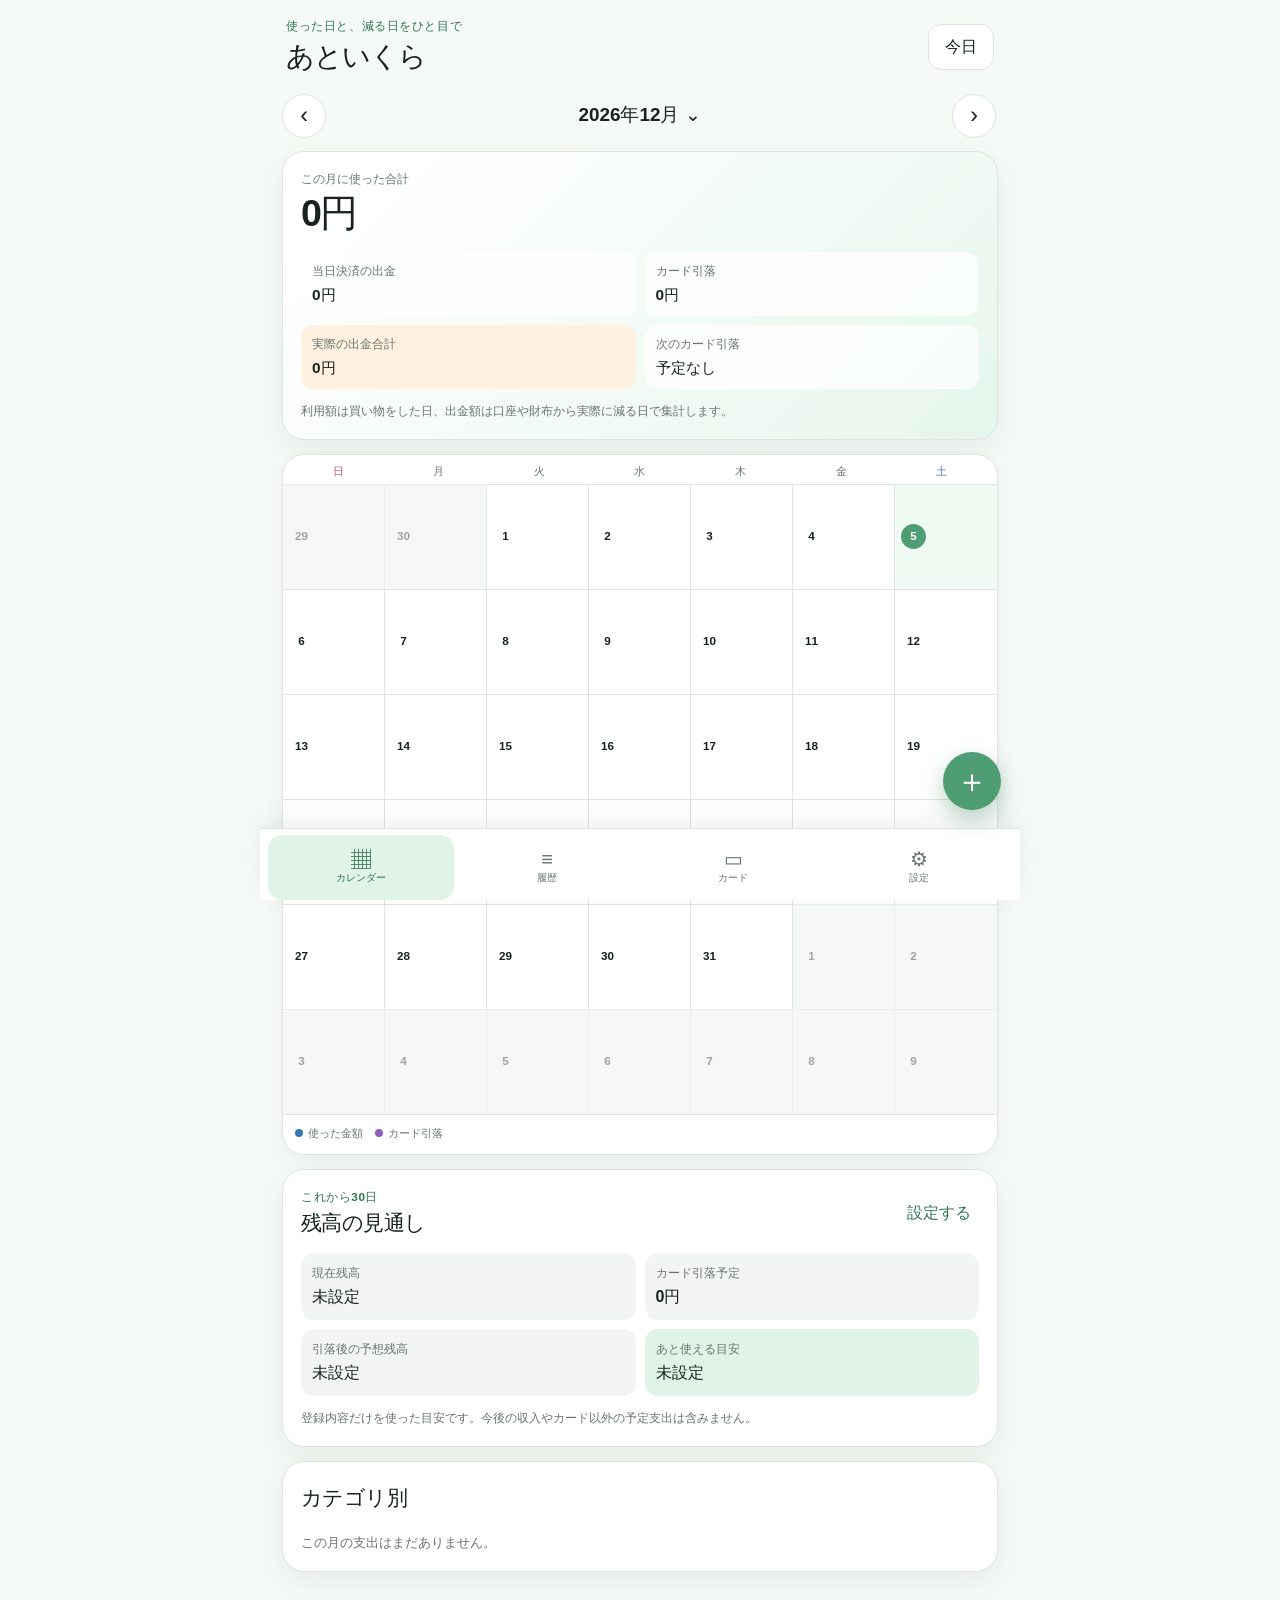
<file: AtoIkura 2/index.html>
<!doctype html>
<html lang="ja">
  <head>
    <meta charset="UTF-8" />
    <meta name="viewport" content="width=device-width, initial-scale=1, viewport-fit=cover" />
    <meta name="theme-color" content="#dff4e7" />
    <meta name="color-scheme" content="light dark" />
    <meta name="description" content="利用額と実際の出金額を分けて管理できる、スマートフォン向け支出管理アプリ" />
    <meta name="apple-mobile-web-app-capable" content="yes" />
    <meta name="apple-mobile-web-app-status-bar-style" content="default" />
    <meta name="apple-mobile-web-app-title" content="あといくら" />
    <title>あといくら</title>
    <link rel="manifest" href="manifest.json" />
    <link rel="icon" href="icons/icon.svg" type="image/svg+xml" />
    <link rel="apple-touch-icon" href="icons/apple-touch-icon.png" />
    <link rel="stylesheet" href="style.css" />
  </head>
  <body>
    <div class="app-shell">
      <header class="app-header">
        <div>
          <p class="eyebrow">使った日と、減る日をひと目で</p>
          <h1 id="app-title">あといくら</h1>
        </div>
        <button id="today-button" class="button button-secondary header-action" type="button">今日</button>
      </header>

      <main id="main-content">
        <section id="view-calendar" class="view is-active" aria-labelledby="calendar-title">
          <div class="month-toolbar">
            <button id="prev-month" class="icon-button" type="button" aria-label="前の月">‹</button>
            <button id="month-picker-button" class="month-heading" type="button" aria-label="表示する月を選ぶ">
              <span id="calendar-title"></span>
              <span aria-hidden="true">⌄</span>
            </button>
            <input id="month-picker" class="visually-hidden" type="month" aria-label="表示する月" />
            <button id="next-month" class="icon-button" type="button" aria-label="次の月">›</button>
          </div>

          <section class="summary-panel" aria-label="月間サマリー">
            <div class="summary-primary">
              <p>この月に使った合計</p>
              <strong id="summary-usage">0円</strong>
            </div>
            <div class="summary-grid">
              <div><span>当日決済の出金</span><strong id="summary-direct">0円</strong></div>
              <div><span>カード引落</span><strong id="summary-card">0円</strong></div>
              <div class="summary-total"><span>実際の出金合計</span><strong id="summary-outflow">0円</strong></div>
              <div><span>次のカード引落</span><strong id="summary-next-card">予定なし</strong></div>
            </div>
            <p class="summary-note">利用額は買い物をした日、出金額は口座や財布から実際に減る日で集計します。</p>
          </section>

          <section class="calendar-card" aria-label="月間カレンダー">
            <div class="weekday-row" aria-hidden="true">
              <span>日</span><span>月</span><span>火</span><span>水</span><span>木</span><span>金</span><span>土</span>
            </div>
            <div id="calendar-grid" class="calendar-grid"></div>
            <div class="calendar-legend" aria-label="凡例">
              <span><i class="legend-dot usage"></i>使った金額</span>
              <span><i class="legend-dot card"></i>カード引落</span>
            </div>
          </section>

          <section class="balance-panel" aria-labelledby="balance-title">
            <div class="section-heading-row">
              <div><p class="section-kicker">これから30日</p><h2 id="balance-title">残高の見通し</h2></div>
              <button id="open-balance-settings" class="text-button" type="button">設定する</button>
            </div>
            <div class="balance-grid">
              <div><span>現在残高</span><strong id="balance-current">未設定</strong></div>
              <div><span>カード引落予定</span><strong id="balance-upcoming">0円</strong></div>
              <div><span>引落後の予想残高</span><strong id="balance-after">未設定</strong></div>
              <div class="available"><span>あと使える目安</span><strong id="balance-available">未設定</strong></div>
            </div>
            <p class="fine-print">登録内容だけを使った目安です。今後の収入やカード以外の予定支出は含みません。</p>
          </section>

          <section class="category-panel" aria-labelledby="category-title">
            <div class="section-heading-row"><h2 id="category-title">カテゴリ別</h2></div>
            <div id="category-summary" class="category-summary"></div>
          </section>
        </section>

        <section id="view-history" class="view" aria-labelledby="history-title">
          <div class="page-heading"><p class="section-kicker">記録を振り返る</p><h2 id="history-title">履歴</h2></div>
          <div class="filter-panel">
            <label>月<input id="history-month" type="month" /></label>
            <label>カテゴリ<select id="history-category"></select></label>
            <label>支払い方法<select id="history-payment"></select></label>
          </div>
          <div id="history-result-count" class="result-count"></div>
          <div id="history-list" class="record-list"></div>
        </section>

        <section id="view-cards" class="view" aria-labelledby="cards-title">
          <div class="page-heading-row">
            <div class="page-heading"><p class="section-kicker">引き落とし日を自動計算</p><h2 id="cards-title">クレジットカード</h2></div>
            <button id="add-card-button" class="button button-primary" type="button">カード追加</button>
          </div>
          <div id="cards-list" class="cards-list"></div>
          <article class="info-card">
            <h3>支払日の計算について</h3>
            <p>カード利用日と締め日の設定から支払日を自動計算します。祝日による変更は、支出の編集画面で支払日を手動変更してください。</p>
          </article>
        </section>

        <section id="view-settings" class="view" aria-labelledby="settings-title">
          <div class="page-heading"><p class="section-kicker">残高・表示・バックアップ</p><h2 id="settings-title">設定</h2></div>

          <section class="settings-card">
            <h3>残高と使用可能額</h3>
            <label>現在の口座残高<input id="setting-balance" type="text" inputmode="numeric" placeholder="例：250,000" /></label>
            <label>最低限残しておきたい金額<input id="setting-reserve" type="text" inputmode="numeric" placeholder="例：100,000" /></label>
            <button id="save-balance-settings" class="button button-primary full-width" type="button">保存する</button>
          </section>

          <section class="settings-card">
            <h3>表示</h3>
            <label>テーマ
              <select id="theme-select">
                <option value="auto">端末の設定に合わせる</option>
                <option value="light">ライト</option>
                <option value="dark">ダーク</option>
              </select>
            </label>
          </section>

          <section class="settings-card">
            <h3>バックアップ</h3>
            <p class="settings-description">端末変更やブラウザデータ削除に備えて、定期的な書き出しがおすすめです。</p>
            <div class="button-stack">
              <button id="export-button" class="button button-secondary full-width" type="button">JSONで書き出す</button>
              <button id="import-button" class="button button-secondary full-width" type="button">JSONから読み込む</button>
              <input id="import-file" type="file" accept="application/json,.json" hidden />
            </div>
          </section>

          <section class="settings-card">
            <h3>お試しデータ</h3>
            <div class="button-stack">
              <button id="add-sample-button" class="button button-secondary full-width" type="button">サンプルデータを追加</button>
              <button id="remove-sample-button" class="button button-ghost full-width" type="button">サンプルデータだけ削除</button>
            </div>
          </section>

          <section class="settings-card danger-zone">
            <h3>すべてのデータを削除</h3>
            <p class="settings-description">この操作は元に戻せません。削除前に書き出しをおすすめします。</p>
            <button id="delete-all-button" class="button button-danger full-width" type="button">全データを削除</button>
          </section>

          <p class="storage-warning">データはこのブラウザのlocalStorageだけに保存されます。ブラウザデータの削除や端末変更で失われることがあり、端末間では自動同期されません。</p>
          <p id="app-version" class="app-version"></p>
        </section>
      </main>

      <button id="quick-add-button" class="fab" type="button" aria-label="支出を追加">＋</button>

      <nav class="bottom-nav" aria-label="メインメニュー">
        <button class="nav-item is-active" type="button" data-view="calendar" aria-current="page"><span aria-hidden="true">▦</span><small>カレンダー</small></button>
        <button class="nav-item" type="button" data-view="history"><span aria-hidden="true">≡</span><small>履歴</small></button>
        <button class="nav-item" type="button" data-view="cards"><span aria-hidden="true">▭</span><small>カード</small></button>
        <button class="nav-item" type="button" data-view="settings"><span aria-hidden="true">⚙</span><small>設定</small></button>
      </nav>
    </div>

    <dialog id="expense-dialog" class="app-dialog">
      <form id="expense-form" method="dialog" novalidate>
        <div class="dialog-header">
          <div><p class="section-kicker">利用の記録</p><h2 id="expense-dialog-title">支出を追加</h2></div>
          <button class="dialog-close icon-button" type="button" data-close-dialog="expense-dialog" aria-label="閉じる">×</button>
        </div>
        <input id="expense-id" type="hidden" />
        <div class="form-grid">
          <label class="field-large">金額<span class="required">必須</span>
            <div class="money-input"><span>¥</span><input id="expense-amount" type="text" inputmode="numeric" autocomplete="off" placeholder="0" required /></div>
            <small id="expense-amount-error" class="field-error"></small>
          </label>
          <label>利用日<span class="required">必須</span><input id="expense-date" type="date" required /></label>
          <label>カテゴリ<select id="expense-category"></select></label>
          <label>支払い方法<select id="expense-payment"></select></label>
          <label id="expense-card-field" class="is-hidden">使用したカード<select id="expense-card"></select></label>
          <div id="payment-date-section" class="payment-date-box is-hidden">
            <p>自動計算の支払日：<strong id="calculated-payment-date">—</strong></p>
            <label>この支出だけ支払日を変更<input id="expense-payment-date" type="date" /></label>
          </div>
          <label class="full-span">メモ<textarea id="expense-memo" rows="3" maxlength="200" placeholder="例：ランチ、日用品など"></textarea></label>
        </div>
        <div id="day-records-section" class="day-records-section">
          <h3>この日の支出</h3>
          <div id="day-records-list" class="compact-record-list"></div>
        </div>
        <div class="dialog-actions">
          <button id="delete-expense-button" class="button button-danger is-hidden" type="button">削除</button>
          <span class="action-spacer"></span>
          <button class="button button-secondary" type="button" data-close-dialog="expense-dialog">キャンセル</button>
          <button class="button button-primary" type="submit">保存する</button>
        </div>
      </form>
    </dialog>

    <dialog id="card-dialog" class="app-dialog">
      <form id="card-form" method="dialog" novalidate>
        <div class="dialog-header">
          <div><p class="section-kicker">支払日を設定</p><h2 id="card-dialog-title">カードを追加</h2></div>
          <button class="dialog-close icon-button" type="button" data-close-dialog="card-dialog" aria-label="閉じる">×</button>
        </div>
        <input id="card-id" type="hidden" />
        <div class="form-grid">
          <label class="full-span">カード名<span class="required">必須</span><input id="card-name" type="text" maxlength="40" placeholder="例：メインカード" required /></label>
          <label>締め日
            <select id="card-closing-day"></select>
          </label>
          <label>支払日
            <select id="card-payment-day"></select>
          </label>
          <label>支払い月
            <select id="card-payment-month">
              <option value="0">締め月の当月</option>
              <option value="1" selected>締め月の翌月</option>
            </select>
          </label>
          <label>土日の調整
            <select id="card-weekend">
              <option value="none">調整しない</option>
              <option value="previous">前の平日へ</option>
              <option value="next">次の平日へ</option>
            </select>
          </label>
          <label>表示色<input id="card-color" type="color" value="#4f9d73" /></label>
          <label class="full-span">メモ<textarea id="card-memo" rows="2" maxlength="200"></textarea></label>
        </div>
        <div class="dialog-actions">
          <button id="delete-card-button" class="button button-danger is-hidden" type="button">削除</button>
          <span class="action-spacer"></span>
          <button class="button button-secondary" type="button" data-close-dialog="card-dialog">キャンセル</button>
          <button class="button button-primary" type="submit">保存する</button>
        </div>
      </form>
    </dialog>

    <dialog id="manual-payment-dialog" class="app-dialog app-dialog-small">
      <form id="manual-payment-form" method="dialog" novalidate>
        <div class="dialog-header">
          <div><p class="section-kicker">初回の確定額にも使えます</p><h2>確定済みの引落を追加</h2></div>
          <button class="dialog-close icon-button" type="button" data-close-dialog="manual-payment-dialog" aria-label="閉じる">×</button>
        </div>
        <input id="manual-payment-id" type="hidden" />
        <input id="manual-payment-card-id" type="hidden" />
        <div class="form-grid">
          <label class="field-large">金額<span class="required">必須</span><div class="money-input"><span>¥</span><input id="manual-payment-amount" type="text" inputmode="numeric" placeholder="0" required /></div></label>
          <label>引落日<span class="required">必須</span><input id="manual-payment-date" type="date" required /></label>
          <label class="full-span">メモ<textarea id="manual-payment-memo" rows="2" maxlength="200" placeholder="例：移行前の利用分"></textarea></label>
        </div>
        <div class="dialog-actions">
          <button id="delete-manual-payment-button" class="button button-danger is-hidden" type="button">削除</button>
          <span class="action-spacer"></span>
          <button class="button button-secondary" type="button" data-close-dialog="manual-payment-dialog">キャンセル</button>
          <button class="button button-primary" type="submit">保存する</button>
        </div>
      </form>
    </dialog>

    <dialog id="confirm-dialog" class="confirm-dialog">
      <form method="dialog">
        <h2 id="confirm-title">確認</h2>
        <p id="confirm-message"></p>
        <div class="dialog-actions">
          <button id="confirm-cancel" class="button button-secondary" value="cancel">キャンセル</button>
          <button id="confirm-ok" class="button button-danger" value="ok">実行する</button>
        </div>
      </form>
    </dialog>

    <div id="toast" class="toast" role="status" aria-live="polite"></div>

    <script src="core.js"></script>
    <script src="app.js"></script>
  </body>
</html>
</file>
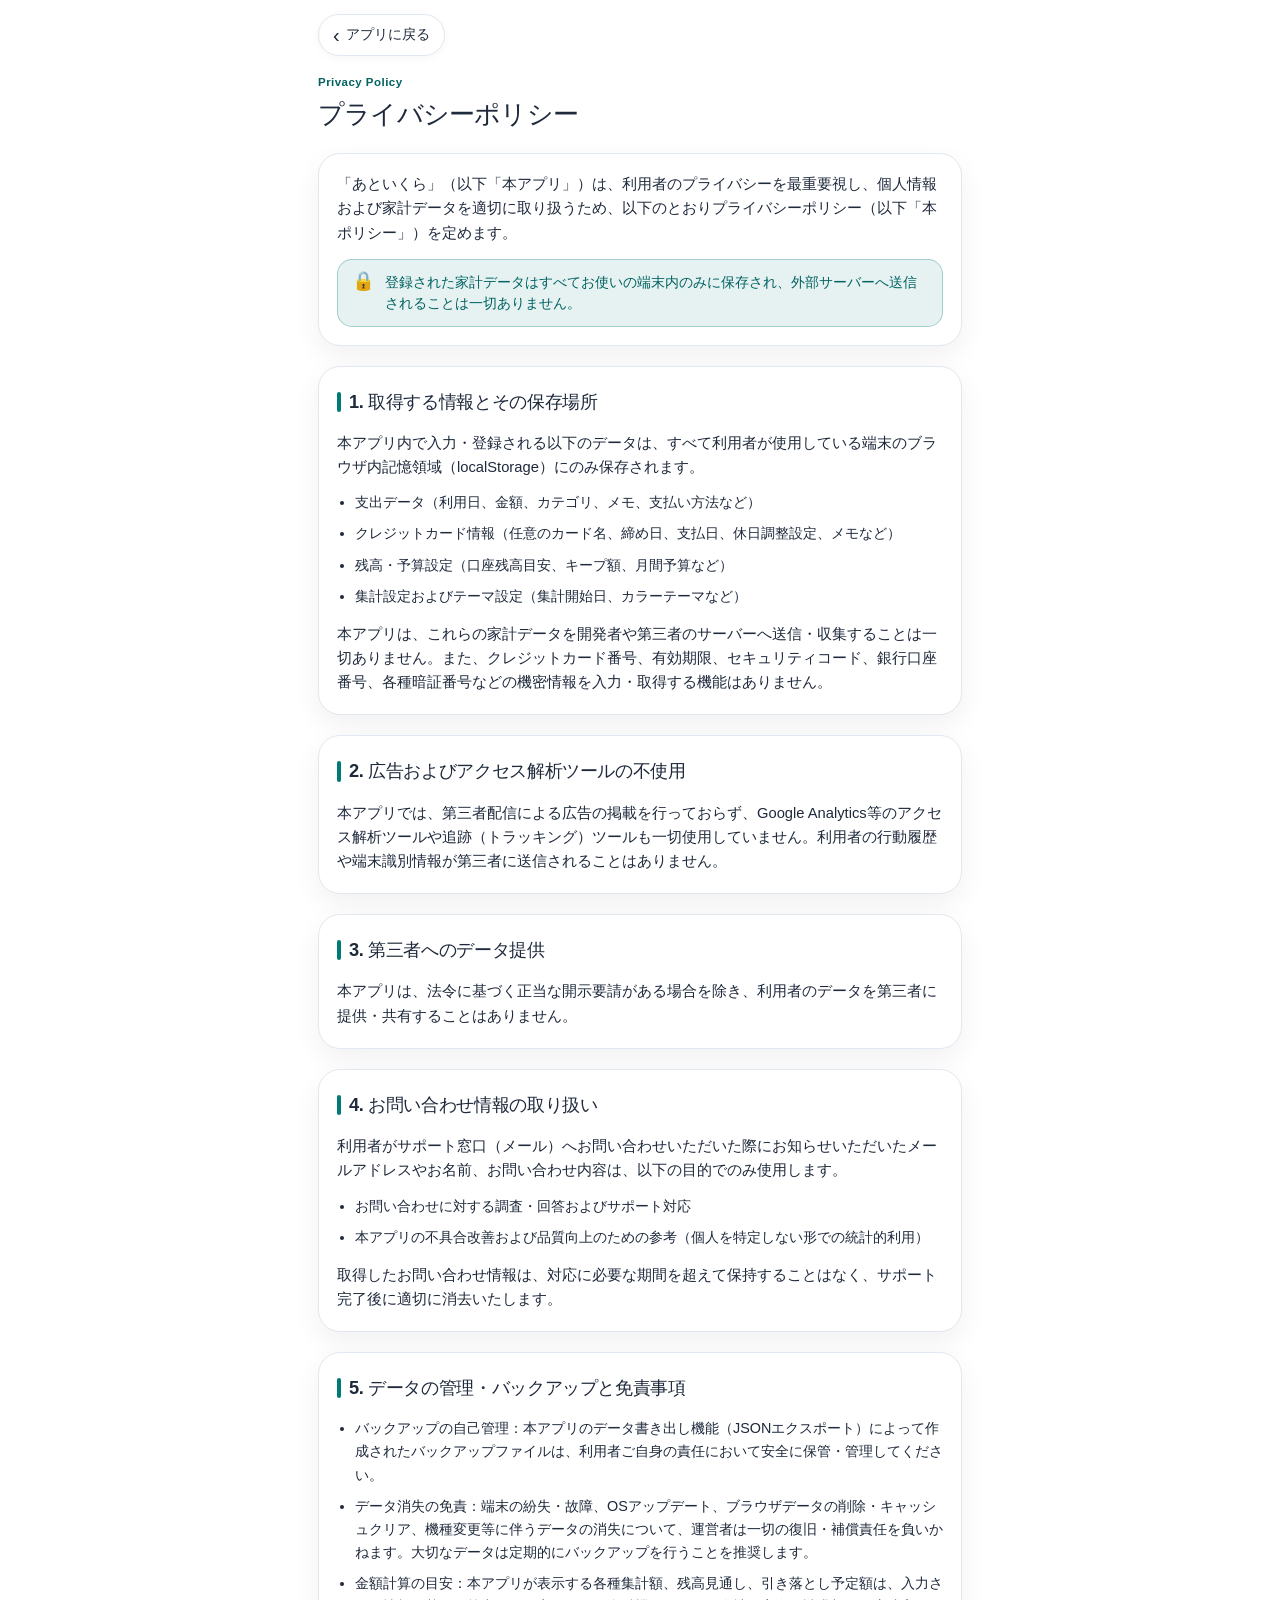
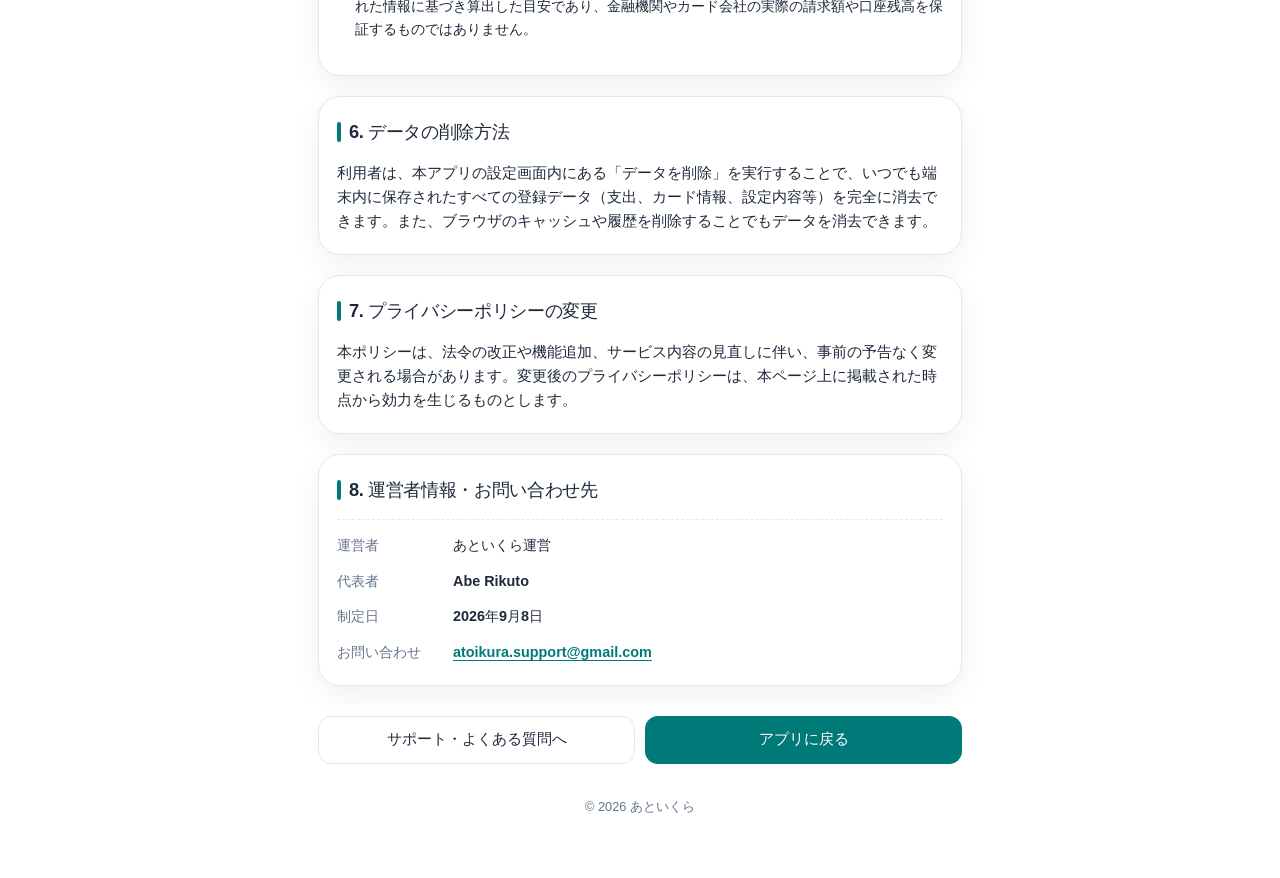
<file: privacy.html>
<!doctype html>
<html lang="ja" data-theme="light">
  <head>
    <meta charset="UTF-8" />
    <meta name="viewport" content="width=device-width, initial-scale=1, viewport-fit=cover" />
    <meta name="theme-color" content="#ffffff" id="meta-theme-color" />
    <meta name="color-scheme" content="light" id="meta-color-scheme" />
    <meta name="description" content="「あといくら」のプライバシーポリシーです。本アプリにおける利用者情報の取り扱いについて定めています。" />
    <title>プライバシーポリシー - あといくら</title>
    <link rel="icon" href="icons/icon.svg" type="image/svg+xml" />
    <link rel="apple-touch-icon" href="icons/apple-touch-icon.png" />
    <script>
      (function() {
        try {
          var raw = localStorage.getItem("ato-ikura-data-v1");
          var theme = "light";
          var themeColor1 = "#007a78";
          var bgColor = "#ffffff";
          var cardBgColor = "#ffffff";
          var borderColor = "#e2e8f0";
          if (raw) {
            var data = JSON.parse(raw);
            if (data && data.settings) {
              var s = data.settings;
              if (s.theme === "dark") {
                theme = "dark";
              } else if (s.theme === "auto") {
                var isSysDark = window.matchMedia && window.matchMedia("(prefers-color-scheme: dark)").matches;
                if (isSysDark && s.bgColor && s.bgColor !== "#ffffff") {
                  theme = "dark";
                } else {
                  theme = "light";
                }
              } else {
                theme = "light";
              }
              if (s.themeColor1) themeColor1 = s.themeColor1;
              if (s.bgColor) bgColor = s.bgColor;
              if (s.cardBgColor) cardBgColor = s.cardBgColor;
              if (s.borderColor) borderColor = s.borderColor;
            }
          }
          var doc = document.documentElement;
          doc.setAttribute("data-theme", theme);
          doc.style.setProperty("--theme-color-1", themeColor1);
          doc.style.setProperty("--accent", themeColor1);
          if (theme === "light") {
            doc.style.setProperty("--bg", bgColor || "#ffffff");
            doc.style.setProperty("--surface", cardBgColor || "#ffffff");
            doc.style.setProperty("--border", borderColor || "#e2e8f0");
          } else {
            var metaScheme = document.getElementById("meta-color-scheme");
            if (metaScheme) metaScheme.setAttribute("content", "dark");
            var metaColor = document.getElementById("meta-theme-color");
            if (metaColor) metaColor.setAttribute("content", "#111712");
          }
        } catch (e) {}
      })();
    </script>
    <link rel="stylesheet" href="style.css" />
  </head>
  <body class="static-page-body">
    <div class="static-page-shell">
      <header class="static-page-header">
        <a href="index.html" class="static-back-btn" aria-label="アプリに戻る">
          <span class="back-arrow" aria-hidden="true">‹</span>
          <span>アプリに戻る</span>
        </a>
        <div class="static-header-title">
          <span class="eyebrow">Privacy Policy</span>
          <h1>プライバシーポリシー</h1>
        </div>
      </header>

      <main class="static-page-content">
        <div class="static-summary-card">
          <p class="static-lead-text">
            「あといくら」（以下「本アプリ」）は、利用者のプライバシーを最重要視し、個人情報および家計データを適切に取り扱うため、以下のとおりプライバシーポリシー（以下「本ポリシー」）を定めます。
          </p>
          <div class="static-badge-highlight">
            <span class="badge-icon">🔒</span>
            <span>登録された家計データはすべてお使いの端末内のみに保存され、外部サーバーへ送信されることは一切ありません。</span>
          </div>
        </div>

        <section class="static-section">
          <h2>1. 取得する情報とその保存場所</h2>
          <p>本アプリ内で入力・登録される以下のデータは、すべて利用者が使用している端末のブラウザ内記憶領域（localStorage）にのみ保存されます。</p>
          <ul class="static-list">
            <li>支出データ（利用日、金額、カテゴリ、メモ、支払い方法など）</li>
            <li>クレジットカード情報（任意のカード名、締め日、支払日、休日調整設定、メモなど）</li>
            <li>残高・予算設定（口座残高目安、キープ額、月間予算など）</li>
            <li>集計設定およびテーマ設定（集計開始日、カラーテーマなど）</li>
          </ul>
          <p>
            本アプリは、これらの家計データを開発者や第三者のサーバーへ送信・収集することは一切ありません。また、クレジットカード番号、有効期限、セキュリティコード、銀行口座番号、各種暗証番号などの機密情報を入力・取得する機能はありません。
          </p>
        </section>

        <section class="static-section">
          <h2>2. 広告およびアクセス解析ツールの不使用</h2>
          <p>
            本アプリでは、第三者配信による広告の掲載を行っておらず、Google Analytics等のアクセス解析ツールや追跡（トラッキング）ツールも一切使用していません。利用者の行動履歴や端末識別情報が第三者に送信されることはありません。
          </p>
        </section>

        <section class="static-section">
          <h2>3. 第三者へのデータ提供</h2>
          <p>
            本アプリは、法令に基づく正当な開示要請がある場合を除き、利用者のデータを第三者に提供・共有することはありません。
          </p>
        </section>

        <section class="static-section">
          <h2>4. お問い合わせ情報の取り扱い</h2>
          <p>
            利用者がサポート窓口（メール）へお問い合わせいただいた際にお知らせいただいたメールアドレスやお名前、お問い合わせ内容は、以下の目的でのみ使用します。
          </p>
          <ul class="static-list">
            <li>お問い合わせに対する調査・回答およびサポート対応</li>
            <li>本アプリの不具合改善および品質向上のための参考（個人を特定しない形での統計的利用）</li>
          </ul>
          <p>
            取得したお問い合わせ情報は、対応に必要な期間を超えて保持することはなく、サポート完了後に適切に消去いたします。
          </p>
        </section>

        <section class="static-section">
          <h2>5. データの管理・バックアップと免責事項</h2>
          <ul class="static-list">
            <li><strong>バックアップの自己管理</strong>：本アプリのデータ書き出し機能（JSONエクスポート）によって作成されたバックアップファイルは、利用者ご自身の責任において安全に保管・管理してください。</li>
            <li><strong>データ消失の免責</strong>：端末の紛失・故障、OSアップデート、ブラウザデータの削除・キャッシュクリア、機種変更等に伴うデータの消失について、運営者は一切の復旧・補償責任を負いかねます。大切なデータは定期的にバックアップを行うことを推奨します。</li>
            <li><strong>金額計算の目安</strong>：本アプリが表示する各種集計額、残高見通し、引き落とし予定額は、入力された情報に基づき算出した目安であり、金融機関やカード会社の実際の請求額や口座残高を保証するものではありません。</li>
          </ul>
        </section>

        <section class="static-section">
          <h2>6. データの削除方法</h2>
          <p>
            利用者は、本アプリの設定画面内にある「データを削除」を実行することで、いつでも端末内に保存されたすべての登録データ（支出、カード情報、設定内容等）を完全に消去できます。また、ブラウザのキャッシュや履歴を削除することでもデータを消去できます。
          </p>
        </section>

        <section class="static-section">
          <h2>7. プライバシーポリシーの変更</h2>
          <p>
            本ポリシーは、法令の改正や機能追加、サービス内容の見直しに伴い、事前の予告なく変更される場合があります。変更後のプライバシーポリシーは、本ページ上に掲載された時点から効力を生じるものとします。
          </p>
        </section>

        <section class="static-section static-operator-card">
          <h2>8. 運営者情報・お問い合わせ先</h2>
          <dl class="operator-info-grid">
            <dt>運営者</dt>
            <dd>あといくら運営</dd>
            <dt>代表者</dt>
            <dd>Abe Rikuto</dd>
            <dt>制定日</dt>
            <dd>2026年9月8日</dd>
            <dt>お問い合わせ</dt>
            <dd>
              <a href="mailto:atoikura.support@gmail.com" class="static-mail-link">atoikura.support@gmail.com</a>
            </dd>
          </dl>
        </section>

        <div class="static-footer-nav">
          <a href="support.html" class="button button-secondary static-nav-btn">サポート・よくある質問へ</a>
          <a href="index.html" class="button button-primary static-nav-btn">アプリに戻る</a>
        </div>
      </main>

      <footer class="static-page-footer">
        <p>&copy; 2026 あといくら</p>
      </footer>
    </div>
  </body>
</html>
</file>
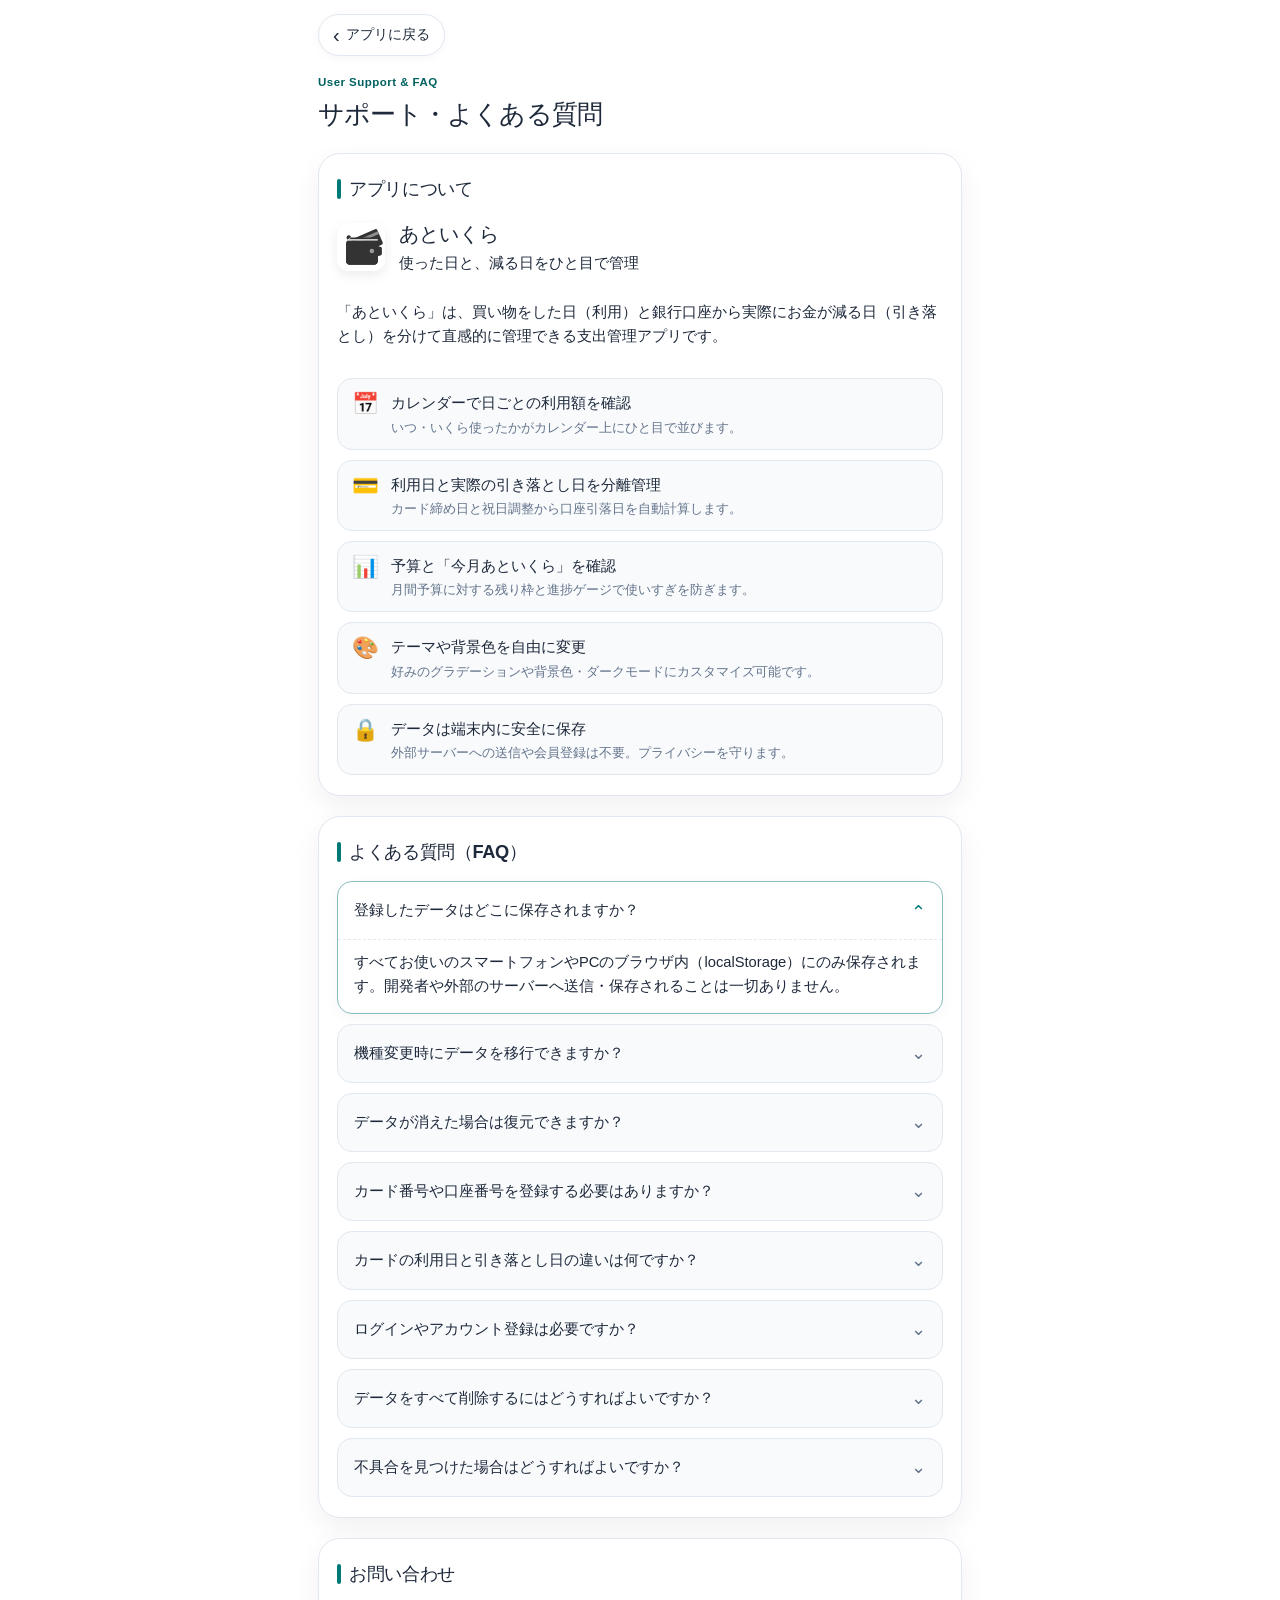
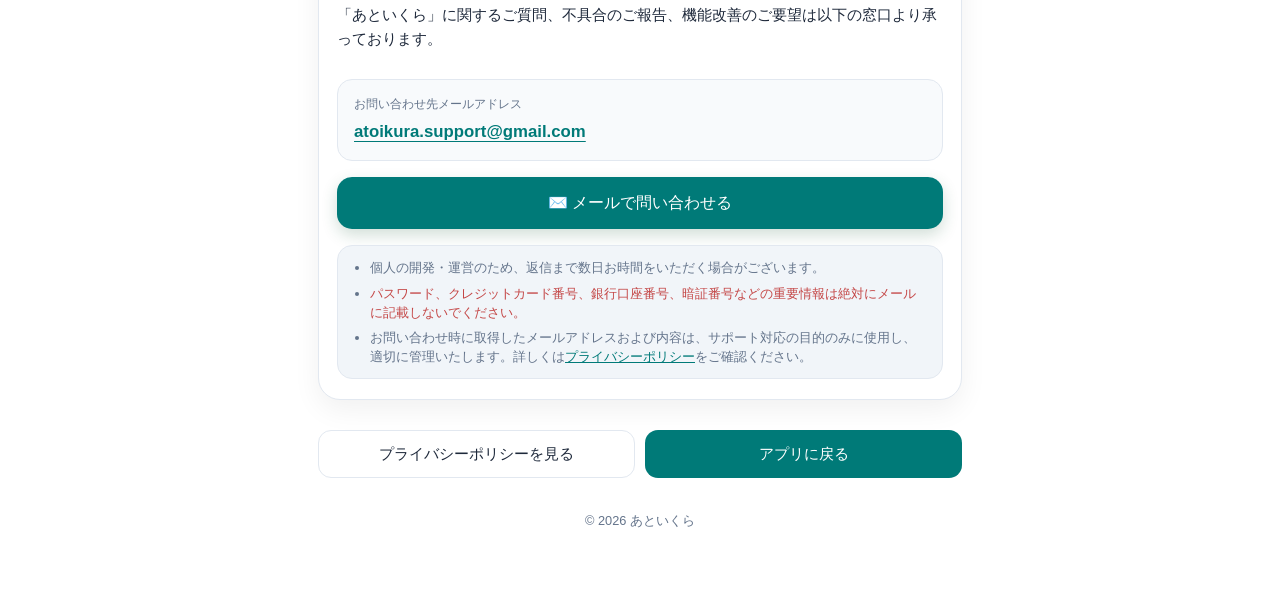
<file: support.html>
<!doctype html>
<html lang="ja" data-theme="light">
  <head>
    <meta charset="UTF-8" />
    <meta name="viewport" content="width=device-width, initial-scale=1, viewport-fit=cover" />
    <meta name="theme-color" content="#ffffff" id="meta-theme-color" />
    <meta name="color-scheme" content="light" id="meta-color-scheme" />
    <meta name="description" content="「あといくら」のサポートページです。アプリの使い方、よくある質問（FAQ）、お問い合わせ窓口をご案内しています。" />
    <title>サポート・よくある質問 - あといくら</title>
    <link rel="icon" href="icons/icon.svg" type="image/svg+xml" />
    <link rel="apple-touch-icon" href="icons/apple-touch-icon.png" />
    <script>
      (function() {
        try {
          var raw = localStorage.getItem("ato-ikura-data-v1");
          var theme = "light";
          var themeColor1 = "#007a78";
          var bgColor = "#ffffff";
          var cardBgColor = "#ffffff";
          var borderColor = "#e2e8f0";
          if (raw) {
            var data = JSON.parse(raw);
            if (data && data.settings) {
              var s = data.settings;
              if (s.theme === "dark") {
                theme = "dark";
              } else if (s.theme === "auto") {
                var isSysDark = window.matchMedia && window.matchMedia("(prefers-color-scheme: dark)").matches;
                if (isSysDark && s.bgColor && s.bgColor !== "#ffffff") {
                  theme = "dark";
                } else {
                  theme = "light";
                }
              } else {
                theme = "light";
              }
              if (s.themeColor1) themeColor1 = s.themeColor1;
              if (s.bgColor) bgColor = s.bgColor;
              if (s.cardBgColor) cardBgColor = s.cardBgColor;
              if (s.borderColor) borderColor = s.borderColor;
            }
          }
          var doc = document.documentElement;
          doc.setAttribute("data-theme", theme);
          doc.style.setProperty("--theme-color-1", themeColor1);
          doc.style.setProperty("--accent", themeColor1);
          if (theme === "light") {
            doc.style.setProperty("--bg", bgColor || "#ffffff");
            doc.style.setProperty("--surface", cardBgColor || "#ffffff");
            doc.style.setProperty("--border", borderColor || "#e2e8f0");
          } else {
            var metaScheme = document.getElementById("meta-color-scheme");
            if (metaScheme) metaScheme.setAttribute("content", "dark");
            var metaColor = document.getElementById("meta-theme-color");
            if (metaColor) metaColor.setAttribute("content", "#111712");
          }
        } catch (e) {}
      })();
    </script>
    <link rel="stylesheet" href="style.css" />
  </head>
  <body class="static-page-body">
    <div class="static-page-shell">
      <header class="static-page-header">
        <a href="index.html" class="static-back-btn" aria-label="アプリに戻る">
          <span class="back-arrow" aria-hidden="true">‹</span>
          <span>アプリに戻る</span>
        </a>
        <div class="static-header-title">
          <span class="eyebrow">User Support & FAQ</span>
          <h1>サポート・よくある質問</h1>
        </div>
      </header>

      <main class="static-page-content">
        <!-- アプリ概要 -->
        <section class="static-section">
          <h2>アプリについて</h2>
          <div class="app-intro-card">
            <div class="app-intro-header">
              <img src="icons/icon.svg" alt="あといくら アイコン" class="app-intro-logo" width="48" height="48" />
              <div>
                <h3 class="app-intro-name">あといくら</h3>
                <p class="app-intro-tagline">使った日と、減る日をひと目で管理</p>
              </div>
            </div>
            <p class="static-lead-text" style="margin-top: 12px;">
              「あといくら」は、買い物をした日（利用）と銀行口座から実際にお金が減る日（引き落とし）を分けて直感的に管理できる支出管理アプリです。
            </p>
            <div class="feature-pills-grid">
              <div class="feature-pill-item">
                <span class="pill-icon">📅</span>
                <div class="pill-text">
                  <strong>カレンダーで日ごとの利用額を確認</strong>
                  <small>いつ・いくら使ったかがカレンダー上にひと目で並びます。</small>
                </div>
              </div>
              <div class="feature-pill-item">
                <span class="pill-icon">💳</span>
                <div class="pill-text">
                  <strong>利用日と実際の引き落とし日を分離管理</strong>
                  <small>カード締め日と祝日調整から口座引落日を自動計算します。</small>
                </div>
              </div>
              <div class="feature-pill-item">
                <span class="pill-icon">📊</span>
                <div class="pill-text">
                  <strong>予算と「今月あといくら」を確認</strong>
                  <small>月間予算に対する残り枠と進捗ゲージで使いすぎを防ぎます。</small>
                </div>
              </div>
              <div class="feature-pill-item">
                <span class="pill-icon">🎨</span>
                <div class="pill-text">
                  <strong>テーマや背景色を自由に変更</strong>
                  <small>好みのグラデーションや背景色・ダークモードにカスタマイズ可能です。</small>
                </div>
              </div>
              <div class="feature-pill-item">
                <span class="pill-icon">🔒</span>
                <div class="pill-text">
                  <strong>データは端末内に安全に保存</strong>
                  <small>外部サーバーへの送信や会員登録は不要。プライバシーを守ります。</small>
                </div>
              </div>
            </div>
          </div>
        </section>

        <!-- よくある質問 -->
        <section class="static-section">
          <h2>よくある質問（FAQ）</h2>
          <div class="faq-list">
            <details class="faq-accordion-item" open>
              <summary class="faq-question">
                <span>登録したデータはどこに保存されますか？</span>
                <span class="faq-chevron" aria-hidden="true">⌄</span>
              </summary>
              <div class="faq-answer">
                <p>
                  すべてお使いのスマートフォンやPCのブラウザ内（localStorage）にのみ保存されます。開発者や外部のサーバーへ送信・保存されることは一切ありません。
                </p>
              </div>
            </details>

            <details class="faq-accordion-item">
              <summary class="faq-question">
                <span>機種変更時にデータを移行できますか？</span>
                <span class="faq-chevron" aria-hidden="true">⌄</span>
              </summary>
              <div class="faq-answer">
                <p>
                  はい、簡単に移行できます。旧端末の設定メニュー「バックアップ」から「JSONで書き出す」をタップしてファイルを保存し、新しい端末で「JSONから読み込む」を実行してください。
                </p>
              </div>
            </details>

            <details class="faq-accordion-item">
              <summary class="faq-question">
                <span>データが消えた場合は復元できますか？</span>
                <span class="faq-chevron" aria-hidden="true">⌄</span>
              </summary>
              <div class="faq-answer">
                <p>
                  事前に書き出したJSONバックアップファイルがあれば、いつでも元の状態に復元できます。ブラウザのキャッシュ消去や端末の故障に備えて、定期的にバックアップファイルをiCloud DriveやGoogle ドライブ等に保存しておくことをおすすめします。
                </p>
              </div>
            </details>

            <details class="faq-accordion-item">
              <summary class="faq-question">
                <span>カード番号や口座番号を登録する必要はありますか？</span>
                <span class="faq-chevron" aria-hidden="true">⌄</span>
              </summary>
              <div class="faq-answer">
                <p>
                  いいえ、一切必要ありません。カード番号、有効期限、セキュリティコードや銀行の暗証番号などを入力する欄はありません。カードの「締め日」「支払日」と任意の名称（例：メインカード）を設定するだけで安全にご利用いただけます。
                </p>
              </div>
            </details>

            <details class="faq-accordion-item">
              <summary class="faq-question">
                <span>カードの利用日と引き落とし日の違いは何ですか？</span>
                <span class="faq-chevron" aria-hidden="true">⌄</span>
              </summary>
              <div class="faq-answer">
                <p>
                  「利用日」は実際に買い物をしてカードを切った日、「引き落とし日」はカード会社から銀行口座のお金が引き落とされる日です。<br />
                  本アプリでは、今月の消費ペース（使った額）と、今月口座から実際に出ていく金額（口座から出る額）を別々に把握できるため、月末の残高不足を防ぐことができます。
                </p>
              </div>
            </details>

            <details class="faq-accordion-item">
              <summary class="faq-question">
                <span>ログインやアカウント登録は必要ですか？</span>
                <span class="faq-chevron" aria-hidden="true">⌄</span>
              </summary>
              <div class="faq-answer">
                <p>
                  いいえ、アカウント登録やログインは一切不要です。アプリを開けばすぐに全機能を無料でお使いいただけます。
                </p>
              </div>
            </details>

            <details class="faq-accordion-item">
              <summary class="faq-question">
                <span>データをすべて削除するにはどうすればよいですか？</span>
                <span class="faq-chevron" aria-hidden="true">⌄</span>
              </summary>
              <div class="faq-answer">
                <p>
                  アプリ内の下部メニュー「設定」を開き、最下部にある「データを削除」ボタンからすべての登録データ（支出、カード情報、設定内容）を一括消去できます。
                </p>
              </div>
            </details>

            <details class="faq-accordion-item">
              <summary class="faq-question">
                <span>不具合を見つけた場合はどうすればよいですか？</span>
                <span class="faq-chevron" aria-hidden="true">⌄</span>
              </summary>
              <div class="faq-answer">
                <p>
                  ご不便をおかけして申し訳ありません。下記のお問い合わせ窓口より、ご利用の端末（機種名やOS）と不具合の詳しい状況を添えてメールでお知らせいただけますと幸いです。
                </p>
              </div>
            </details>
          </div>
        </section>

        <!-- お問い合わせ窓口 -->
        <section id="contact" class="static-section contact-section">
          <h2>お問い合わせ</h2>
          <div class="contact-card">
            <p class="contact-lead-text">
              「あといくら」に関するご質問、不具合のご報告、機能改善のご要望は以下の窓口より承っております。
            </p>

            <div class="contact-email-box">
              <span class="contact-label">お問い合わせ先メールアドレス</span>
              <a href="mailto:atoikura.support@gmail.com" class="contact-email-link">atoikura.support@gmail.com</a>
            </div>

            <div class="contact-action-wrapper">
              <a
                href="mailto:atoikura.support@gmail.com?subject=%E3%81%82%E3%81%A8%E3%81%84%E3%81%8F%E3%82%89%E3%81%AB%E9%96%A2%E3%81%99%E3%82%8B%E3%81%8A%E5%95%8F%E3%81%84%E5%90%88%E3%82%8F%E3%81%9B&body=%E3%80%90%E3%81%94%E5%88%A9%E7%94%A8%E7%AB%AF%E6%9C%AB%E3%80%9F%0A%E3%80%90OS%E3%83%90%E3%83%BC%E3%82%B8%E3%83%A7%E3%83%B3%E3%80%9F%0A%E3%80%90%E3%81%8A%E5%95%8F%E3%81%84%E5%90%88%E3%82%8F%E3%81%9B%E5%86%85%E5%AE%B9%E3%80%9F%0A%0A%E2%80%BB%E3%83%91%E3%82%B9%E3%83%AF%E3%83%BC%E3%83%89%E3%80%81%E3%82%AF%E3%83%AC%E3%82%B8%E3%83%83%E3%83%88%E3%82%AB%E3%83%BC%E3%83%89%E7%95%AA%E5%8F%B7%E3%80%81%E5%8F%A3%E5%BA%A7%E7%95%AA%E5%8F%B7%E3%81%AA%E3%81%A9%E3%81%AE%E9%87%8D%E8%A6%81%E6%83%85%E5%A0%B1%E3%81%AF%E8%A8%98%E5%85%A5%E3%81%97%E3%81%AA%E3%81%84%E3%81%A7%E3%81%8F%E3%81%A0%E3%81%95%E3%81%84%E3%80%82"
                class="button button-primary contact-mail-btn"
              >
                ✉️ メールで問い合わせる
              </a>
            </div>

            <div class="contact-notice-box">
              <ul class="contact-notice-list">
                <li>個人の開発・運営のため、返信まで数日お時間をいただく場合がございます。</li>
                <li><strong>パスワード、クレジットカード番号、銀行口座番号、暗証番号などの重要情報は絶対にメールに記載しないでください。</strong></li>
                <li>お問い合わせ時に取得したメールアドレスおよび内容は、サポート対応の目的のみに使用し、適切に管理いたします。詳しくは<a href="privacy.html">プライバシーポリシー</a>をご確認ください。</li>
              </ul>
            </div>
          </div>
        </section>

        <div class="static-footer-nav">
          <a href="privacy.html" class="button button-secondary static-nav-btn">プライバシーポリシーを見る</a>
          <a href="index.html" class="button button-primary static-nav-btn">アプリに戻る</a>
        </div>
      </main>

      <footer class="static-page-footer">
        <p>&copy; 2026 あといくら</p>
      </footer>
    </div>
  </body>
</html>
</file>
<file: AtoIkura 2/style.css>
:root {
  color-scheme: light;
  --bg: #f6faf7;
  --surface: #ffffff;
  --surface-soft: #edf7f0;
  --surface-muted: #f2f5f3;
  --text: #17231c;
  --text-muted: #68756d;
  --border: #dce6df;
  --accent: #4f9d73;
  --accent-dark: #2f7552;
  --accent-soft: #dff4e7;
  --usage: #3478b8;
  --usage-soft: #e7f2fb;
  --card: #8b5fbf;
  --card-soft: #f1e9fb;
  --outflow: #d27b32;
  --outflow-soft: #fff0df;
  --danger: #c44747;
  --danger-soft: #fdeaea;
  --shadow: 0 10px 28px rgba(31, 65, 45, 0.08);
  --radius-lg: 22px;
  --radius-md: 15px;
  --bottom-nav-height: 72px;
  font-family: -apple-system, BlinkMacSystemFont, "Hiragino Sans", "Yu Gothic UI", "Yu Gothic", Meiryo, sans-serif;
  font-synthesis: none;
}

* {
  box-sizing: border-box;
}

html {
  background: var(--bg);
  -webkit-text-size-adjust: 100%;
}

body {
  min-width: 320px;
  margin: 0;
  background: var(--bg);
  color: var(--text);
  line-height: 1.5;
  -webkit-tap-highlight-color: transparent;
}

body.dialog-open {
  overflow: hidden;
}

button,
input,
select,
textarea {
  color: inherit;
  font: inherit;
}

button {
  cursor: pointer;
}

button:focus-visible,
input:focus-visible,
select:focus-visible,
textarea:focus-visible {
  outline: 3px solid rgba(79, 157, 115, 0.32);
  outline-offset: 2px;
}

.app-shell {
  width: min(100%, 760px);
  min-height: 100dvh;
  margin: 0 auto;
  padding: env(safe-area-inset-top) 14px calc(var(--bottom-nav-height) + 34px + env(safe-area-inset-bottom));
}

.app-header {
  display: flex;
  align-items: center;
  justify-content: space-between;
  min-height: 88px;
  padding: 17px 4px 12px;
}

.eyebrow,
.section-kicker {
  margin: 0;
  color: var(--accent-dark);
  font-size: 0.73rem;
  font-weight: 700;
  letter-spacing: 0.05em;
}

h1,
h2,
h3,
p {
  overflow-wrap: anywhere;
}

h1 {
  margin: 1px 0 0;
  font-size: 1.75rem;
  letter-spacing: -0.04em;
}

h2 {
  margin: 2px 0 0;
  font-size: 1.3rem;
  letter-spacing: -0.025em;
}

h3 {
  margin: 0 0 10px;
  font-size: 1rem;
}

.view {
  display: none;
  min-width: 0;
}

.view.is-active {
  display: block;
}

.month-toolbar {
  display: grid;
  grid-template-columns: 46px 1fr 46px;
  align-items: center;
  margin: 3px 0 12px;
}

.month-heading {
  display: flex;
  align-items: center;
  justify-content: center;
  gap: 6px;
  min-height: 46px;
  border: 0;
  background: transparent;
  color: var(--text);
  font-size: 1.18rem;
  font-weight: 800;
}

.icon-button {
  display: inline-grid;
  width: 44px;
  height: 44px;
  place-items: center;
  border: 1px solid var(--border);
  border-radius: 50%;
  background: var(--surface);
  color: var(--text);
  font-size: 1.45rem;
  line-height: 1;
}

.button {
  min-height: 44px;
  padding: 10px 16px;
  border: 1px solid transparent;
  border-radius: 13px;
  font-weight: 750;
}

.button-primary {
  background: var(--accent);
  color: white;
}

.button-primary:hover {
  background: var(--accent-dark);
}

.button-secondary {
  border-color: var(--border);
  background: var(--surface);
  color: var(--text);
}

.button-ghost {
  border-color: transparent;
  background: transparent;
  color: var(--text-muted);
}

.button-danger {
  border-color: transparent;
  background: var(--danger-soft);
  color: var(--danger);
}

.text-button {
  min-height: 42px;
  padding: 8px;
  border: 0;
  background: transparent;
  color: var(--accent-dark);
  font-weight: 750;
}

.header-action {
  min-width: 66px;
}

.summary-panel,
.calendar-card,
.balance-panel,
.category-panel,
.settings-card,
.info-card {
  margin-bottom: 14px;
  border: 1px solid var(--border);
  border-radius: var(--radius-lg);
  background: var(--surface);
  box-shadow: var(--shadow);
}

.summary-panel {
  padding: 18px;
  background: linear-gradient(135deg, var(--surface) 10%, var(--accent-soft) 125%);
}

.summary-primary p,
.summary-grid span,
.balance-grid span {
  display: block;
  margin: 0 0 3px;
  color: var(--text-muted);
  font-size: 0.75rem;
}

.summary-primary strong {
  display: block;
  color: var(--text);
  font-size: clamp(1.75rem, 8vw, 2.35rem);
  line-height: 1.2;
  letter-spacing: -0.05em;
}

.summary-grid {
  display: grid;
  grid-template-columns: 1fr 1fr;
  gap: 9px;
  margin-top: 16px;
}

.summary-grid > div {
  min-width: 0;
  padding: 10px 11px;
  border-radius: 13px;
  background: rgba(255, 255, 255, 0.72);
}

.summary-grid strong {
  display: block;
  overflow: hidden;
  font-size: 0.96rem;
  text-overflow: ellipsis;
  white-space: nowrap;
}

.summary-grid .summary-total {
  background: var(--outflow-soft);
}

.summary-note,
.fine-print,
.settings-description,
.storage-warning,
.info-card p {
  margin: 12px 0 0;
  color: var(--text-muted);
  font-size: 0.76rem;
  line-height: 1.65;
}

.calendar-card {
  overflow: hidden;
  box-shadow: 0 7px 22px rgba(31, 65, 45, 0.06);
}

.weekday-row,
.calendar-grid {
  display: grid;
  grid-template-columns: repeat(7, minmax(0, 1fr));
}

.weekday-row {
  padding: 8px 5px 5px;
  color: var(--text-muted);
  font-size: 0.68rem;
  font-weight: 750;
  text-align: center;
}

.weekday-row span:first-child {
  color: #c55d64;
}

.weekday-row span:last-child {
  color: #4b78b6;
}

.calendar-day {
  position: relative;
  min-width: 0;
  min-height: 88px;
  padding: 5px 3px;
  border: 0;
  border-top: 1px solid var(--border);
  border-right: 1px solid var(--border);
  background: transparent;
  text-align: left;
  vertical-align: top;
}

.calendar-day:nth-child(7n) {
  border-right: 0;
}

.calendar-day:hover {
  background: var(--surface-soft);
}

.calendar-day.is-outside {
  background: var(--surface-muted);
  color: var(--text-muted);
  opacity: 0.65;
}

.calendar-day.is-today {
  background: color-mix(in srgb, var(--accent-soft) 50%, var(--surface));
}

.day-number {
  display: inline-grid;
  width: 25px;
  height: 25px;
  margin-bottom: 2px;
  place-items: center;
  border-radius: 50%;
  font-size: 0.73rem;
  font-weight: 750;
}

.is-today .day-number {
  background: var(--accent);
  color: white;
}

.day-amount {
  display: block;
  min-width: 0;
  margin-top: 2px;
  padding: 2px 3px;
  overflow: hidden;
  border-radius: 4px;
  font-size: clamp(0.53rem, 2.2vw, 0.66rem);
  font-weight: 750;
  line-height: 1.25;
  text-overflow: ellipsis;
  white-space: nowrap;
}

.day-amount.usage {
  background: var(--usage-soft);
  color: var(--usage);
}

.day-amount.card {
  background: var(--card-soft);
  color: var(--card);
}

.day-amount.outflow {
  background: var(--outflow-soft);
  color: var(--outflow);
}

.calendar-legend {
  display: flex;
  flex-wrap: wrap;
  gap: 12px;
  padding: 10px 12px 12px;
  border-top: 1px solid var(--border);
  color: var(--text-muted);
  font-size: 0.69rem;
}

.calendar-legend span {
  display: inline-flex;
  align-items: center;
  gap: 5px;
}

.legend-dot {
  width: 8px;
  height: 8px;
  border-radius: 50%;
}

.legend-dot.usage { background: var(--usage); }
.legend-dot.card { background: var(--card); }
.legend-dot.outflow { background: var(--outflow); }

.balance-panel,
.category-panel,
.settings-card,
.info-card {
  padding: 18px;
}

.section-heading-row,
.page-heading-row {
  display: flex;
  align-items: center;
  justify-content: space-between;
  gap: 12px;
}

.balance-grid {
  display: grid;
  grid-template-columns: 1fr 1fr;
  gap: 9px;
  margin-top: 15px;
}

.balance-grid > div {
  min-width: 0;
  padding: 11px;
  border-radius: 13px;
  background: var(--surface-muted);
}

.balance-grid strong {
  display: block;
  overflow: hidden;
  font-size: 1rem;
  text-overflow: ellipsis;
  white-space: nowrap;
}

.balance-grid .available {
  background: var(--accent-soft);
}

.balance-grid .is-negative strong {
  color: var(--danger);
}

.category-summary {
  display: grid;
  gap: 10px;
  margin-top: 13px;
}

.category-row {
  display: grid;
  grid-template-columns: 70px 1fr auto;
  align-items: center;
  gap: 10px;
  font-size: 0.82rem;
}

.category-row strong {
  max-width: 105px;
  overflow: hidden;
  text-overflow: ellipsis;
  white-space: nowrap;
}

.progress-track {
  height: 7px;
  overflow: hidden;
  border-radius: 99px;
  background: var(--surface-muted);
}

.progress-value {
  height: 100%;
  border-radius: inherit;
  background: var(--accent);
}

.empty-inline {
  margin: 6px 0 0;
  color: var(--text-muted);
  font-size: 0.83rem;
}

.page-heading {
  padding: 12px 4px 17px;
}

.filter-panel {
  display: grid;
  grid-template-columns: 1fr 1fr;
  gap: 10px;
  padding: 14px;
  border: 1px solid var(--border);
  border-radius: var(--radius-lg);
  background: var(--surface);
}

.filter-panel label:first-child {
  grid-column: 1 / -1;
}

label {
  display: grid;
  gap: 6px;
  color: var(--text-muted);
  font-size: 0.8rem;
  font-weight: 700;
}

input,
select,
textarea {
  width: 100%;
  min-height: 46px;
  padding: 10px 12px;
  border: 1px solid var(--border);
  border-radius: 12px;
  background: var(--surface);
  color: var(--text);
  font-size: 16px;
}

textarea {
  min-height: 80px;
  resize: vertical;
}

.result-count {
  padding: 13px 5px 6px;
  color: var(--text-muted);
  font-size: 0.75rem;
}

.record-list,
.cards-list,
.compact-record-list {
  display: grid;
  gap: 9px;
}

.record-item,
.card-item,
.compact-record {
  width: 100%;
  border: 1px solid var(--border);
  border-radius: 16px;
  background: var(--surface);
}

.record-item {
  display: grid;
  grid-template-columns: 42px 1fr auto;
  align-items: center;
  gap: 11px;
  min-height: 76px;
  padding: 11px;
  text-align: left;
}

.record-icon {
  display: grid;
  width: 42px;
  height: 42px;
  place-items: center;
  border-radius: 13px;
  background: var(--surface-soft);
  font-size: 1.1rem;
}

.record-main {
  min-width: 0;
}

.record-main strong,
.record-main span {
  display: block;
}

.record-main strong {
  overflow: hidden;
  font-size: 0.88rem;
  text-overflow: ellipsis;
  white-space: nowrap;
}

.record-main span,
.record-meta,
.card-meta {
  color: var(--text-muted);
  font-size: 0.71rem;
}

.record-amount {
  max-width: 112px;
  overflow: hidden;
  font-size: 0.95rem;
  text-overflow: ellipsis;
  white-space: nowrap;
}

.empty-state {
  padding: 44px 18px;
  border: 1px dashed var(--border);
  border-radius: var(--radius-lg);
  color: var(--text-muted);
  text-align: center;
}

.empty-state strong {
  display: block;
  margin-bottom: 5px;
  color: var(--text);
}

.cards-list {
  margin-bottom: 14px;
}

.card-item {
  padding: 16px;
  border-left: 5px solid var(--card-color, var(--accent));
}

.card-top,
.card-actions,
.card-payment-row {
  display: flex;
  align-items: center;
  justify-content: space-between;
  gap: 10px;
}

.card-top h3 {
  margin: 0;
}

.card-schedule {
  margin: 11px 0;
  padding: 10px 12px;
  border-radius: 12px;
  background: var(--surface-muted);
  font-size: 0.8rem;
  font-weight: 700;
}

.card-actions {
  justify-content: flex-end;
  margin-top: 12px;
}

.small-button {
  min-height: 40px;
  padding: 8px 12px;
  border: 1px solid var(--border);
  border-radius: 11px;
  background: var(--surface);
  font-size: 0.76rem;
  font-weight: 750;
}

.manual-payment-list {
  display: grid;
  gap: 6px;
  margin-top: 10px;
}

.manual-payment-row {
  display: flex;
  align-items: center;
  justify-content: space-between;
  gap: 8px;
  padding: 8px 10px;
  border-radius: 10px;
  background: var(--card-soft);
  color: var(--card);
  font-size: 0.75rem;
}

.manual-payment-row button {
  min-height: 36px;
  border: 0;
  background: transparent;
  color: inherit;
  font-weight: 750;
}

.info-card {
  box-shadow: none;
}

.settings-card label + label,
.settings-card label + .button,
.settings-card select + .button {
  margin-top: 12px;
}

.button-stack {
  display: grid;
  gap: 9px;
  margin-top: 13px;
}

.full-width {
  width: 100%;
}

.danger-zone {
  border-color: color-mix(in srgb, var(--danger) 25%, var(--border));
  box-shadow: none;
}

.storage-warning {
  margin: 18px 4px 0;
  padding: 13px;
  border-radius: 13px;
  background: var(--outflow-soft);
}

.app-version {
  margin: 15px 0 0;
  color: var(--text-muted);
  font-size: 0.69rem;
  text-align: center;
}

.bottom-nav {
  position: fixed;
  z-index: 30;
  right: 0;
  bottom: 0;
  left: 0;
  display: grid;
  grid-template-columns: repeat(4, 1fr);
  width: min(100%, 760px);
  min-height: calc(var(--bottom-nav-height) + env(safe-area-inset-bottom));
  margin: 0 auto;
  padding: 6px 8px env(safe-area-inset-bottom);
  border-top: 1px solid var(--border);
  background: color-mix(in srgb, var(--surface) 93%, transparent);
  box-shadow: 0 -8px 24px rgba(31, 65, 45, 0.07);
  backdrop-filter: blur(16px);
}

.nav-item {
  display: grid;
  min-height: 58px;
  place-items: center;
  align-content: center;
  gap: 1px;
  border: 0;
  border-radius: 14px;
  background: transparent;
  color: var(--text-muted);
}

.nav-item > span {
  font-size: 1.25rem;
  line-height: 1;
}

.nav-item small {
  font-size: 0.65rem;
  font-weight: 700;
}

.nav-item.is-active {
  background: var(--accent-soft);
  color: var(--accent-dark);
}

.fab {
  position: fixed;
  z-index: 35;
  right: max(19px, calc((100vw - 760px) / 2 + 19px));
  bottom: calc(var(--bottom-nav-height) + 18px + env(safe-area-inset-bottom));
  display: grid;
  width: 58px;
  height: 58px;
  place-items: center;
  border: 0;
  border-radius: 50%;
  background: var(--accent);
  box-shadow: 0 9px 22px rgba(47, 117, 82, 0.34);
  color: white;
  font-size: 2rem;
  font-weight: 400;
  line-height: 1;
}

dialog {
  color: var(--text);
}

.app-dialog,
.confirm-dialog {
  width: min(calc(100% - 20px), 610px);
  max-height: calc(100dvh - 24px);
  margin: auto;
  padding: 0;
  overflow: auto;
  border: 1px solid var(--border);
  border-radius: 23px;
  background: var(--surface);
  box-shadow: 0 28px 90px rgba(13, 28, 19, 0.26);
}

.app-dialog::backdrop,
.confirm-dialog::backdrop {
  background: rgba(11, 25, 17, 0.48);
  backdrop-filter: blur(3px);
}

.app-dialog form,
.confirm-dialog form {
  padding: 19px;
}

.dialog-header {
  display: flex;
  align-items: flex-start;
  justify-content: space-between;
  gap: 12px;
  margin-bottom: 18px;
}

.dialog-close {
  flex: 0 0 auto;
}

.form-grid {
  display: grid;
  grid-template-columns: 1fr 1fr;
  gap: 13px 10px;
}

.full-span,
.field-large,
.payment-date-box {
  grid-column: 1 / -1;
}

.money-input {
  display: grid;
  grid-template-columns: auto 1fr;
  align-items: center;
  min-height: 54px;
  padding: 0 14px;
  border: 2px solid var(--accent-soft);
  border-radius: 14px;
  background: var(--surface);
}

.money-input:focus-within {
  border-color: var(--accent);
}

.money-input span {
  font-size: 1.35rem;
  font-weight: 800;
}

.money-input input {
  min-width: 0;
  min-height: 50px;
  padding: 8px;
  border: 0;
  background: transparent;
  font-size: 1.55rem;
  font-weight: 800;
  text-align: right;
}

.money-input input:focus-visible {
  outline: 0;
}

.required {
  margin-left: 5px;
  color: var(--danger);
  font-size: 0.67rem;
}

.field-error {
  min-height: 1em;
  color: var(--danger);
}

.payment-date-box {
  padding: 12px;
  border-radius: 13px;
  background: var(--card-soft);
}

.payment-date-box p {
  margin: 0 0 9px;
  color: var(--card);
  font-size: 0.79rem;
}

.day-records-section {
  margin-top: 18px;
  padding-top: 15px;
  border-top: 1px solid var(--border);
}

.compact-record {
  display: grid;
  grid-template-columns: 1fr auto;
  align-items: center;
  gap: 8px;
  min-height: 52px;
  padding: 8px 10px;
  text-align: left;
}

.compact-record strong,
.compact-record small {
  display: block;
}

.compact-record small {
  color: var(--text-muted);
}

.dialog-actions {
  display: flex;
  align-items: center;
  justify-content: flex-end;
  gap: 8px;
  margin-top: 20px;
}

.action-spacer {
  flex: 1;
}

.app-dialog-small {
  width: min(calc(100% - 20px), 470px);
}

.confirm-dialog {
  width: min(calc(100% - 28px), 410px);
}

.confirm-dialog p {
  color: var(--text-muted);
  white-space: pre-line;
}

.toast {
  position: fixed;
  z-index: 70;
  right: 50%;
  bottom: calc(var(--bottom-nav-height) + 28px + env(safe-area-inset-bottom));
  max-width: calc(100% - 36px);
  padding: 11px 15px;
  border-radius: 12px;
  background: #213329;
  box-shadow: var(--shadow);
  color: white;
  font-size: 0.82rem;
  font-weight: 700;
  opacity: 0;
  pointer-events: none;
  transform: translate(50%, 10px);
  transition: opacity 0.18s ease, transform 0.18s ease;
}

.toast.is-visible {
  opacity: 1;
  transform: translate(50%, 0);
}

.is-hidden {
  display: none !important;
}

.visually-hidden {
  position: absolute !important;
  width: 1px !important;
  height: 1px !important;
  padding: 0 !important;
  overflow: hidden !important;
  clip: rect(0, 0, 0, 0) !important;
  white-space: nowrap !important;
  border: 0 !important;
}

@media (max-width: 390px) {
  .app-shell {
    padding-right: 8px;
    padding-left: 8px;
  }

  .app-header {
    padding-right: 3px;
    padding-left: 3px;
  }

  .summary-panel,
  .balance-panel,
  .category-panel,
  .settings-card,
  .info-card {
    padding: 15px;
  }

  .calendar-day {
    min-height: 83px;
    padding-right: 2px;
    padding-left: 2px;
  }

  .form-grid {
    grid-template-columns: 1fr;
  }

  .full-span,
  .field-large,
  .payment-date-box {
    grid-column: 1;
  }

  .dialog-actions {
    flex-wrap: wrap;
  }

  .dialog-actions .action-spacer {
    display: none;
  }

  .dialog-actions .button {
    flex: 1 1 auto;
  }
}

@media (min-width: 640px) {
  .app-shell {
    padding-right: 22px;
    padding-left: 22px;
  }

  .calendar-day {
    min-height: 105px;
    padding: 7px 6px;
  }

  .day-amount {
    font-size: 0.7rem;
  }
}

@media (prefers-reduced-motion: reduce) {
  *,
  *::before,
  *::after {
    scroll-behavior: auto !important;
    transition-duration: 0.01ms !important;
  }
}

@media (prefers-color-scheme: dark) {
  :root:not([data-theme="light"]) {
    color-scheme: dark;
    --bg: #111712;
    --surface: #182019;
    --surface-soft: #1d3024;
    --surface-muted: #202721;
    --text: #edf5ef;
    --text-muted: #a8b3aa;
    --border: #344039;
    --accent: #68b98b;
    --accent-dark: #8ed0aa;
    --accent-soft: #1b3827;
    --usage: #77b3e7;
    --usage-soft: #173249;
    --card: #c099ea;
    --card-soft: #322345;
    --outflow: #eda866;
    --outflow-soft: #402d1d;
    --danger: #ef8888;
    --danger-soft: #432323;
    --shadow: 0 10px 28px rgba(0, 0, 0, 0.2);
  }
}

:root[data-theme="dark"] {
  color-scheme: dark;
  --bg: #111712;
  --surface: #182019;
  --surface-soft: #1d3024;
  --surface-muted: #202721;
  --text: #edf5ef;
  --text-muted: #a8b3aa;
  --border: #344039;
  --accent: #68b98b;
  --accent-dark: #8ed0aa;
  --accent-soft: #1b3827;
  --usage: #77b3e7;
  --usage-soft: #173249;
  --card: #c099ea;
  --card-soft: #322345;
  --outflow: #eda866;
  --outflow-soft: #402d1d;
  --danger: #ef8888;
  --danger-soft: #432323;
  --shadow: 0 10px 28px rgba(0, 0, 0, 0.2);
}

@supports not (color: color-mix(in srgb, white, black)) {
  .bottom-nav { background: var(--surface); }
  .calendar-day.is-today { background: var(--accent-soft); }
}
</file>
<file: style.css>
@import url("css/components.css");
@import url("css/themes.css");
@import url("css/dialogs.css");
@import url("css/theme-overrides.css");
@import url("css/features.css");
</file>
